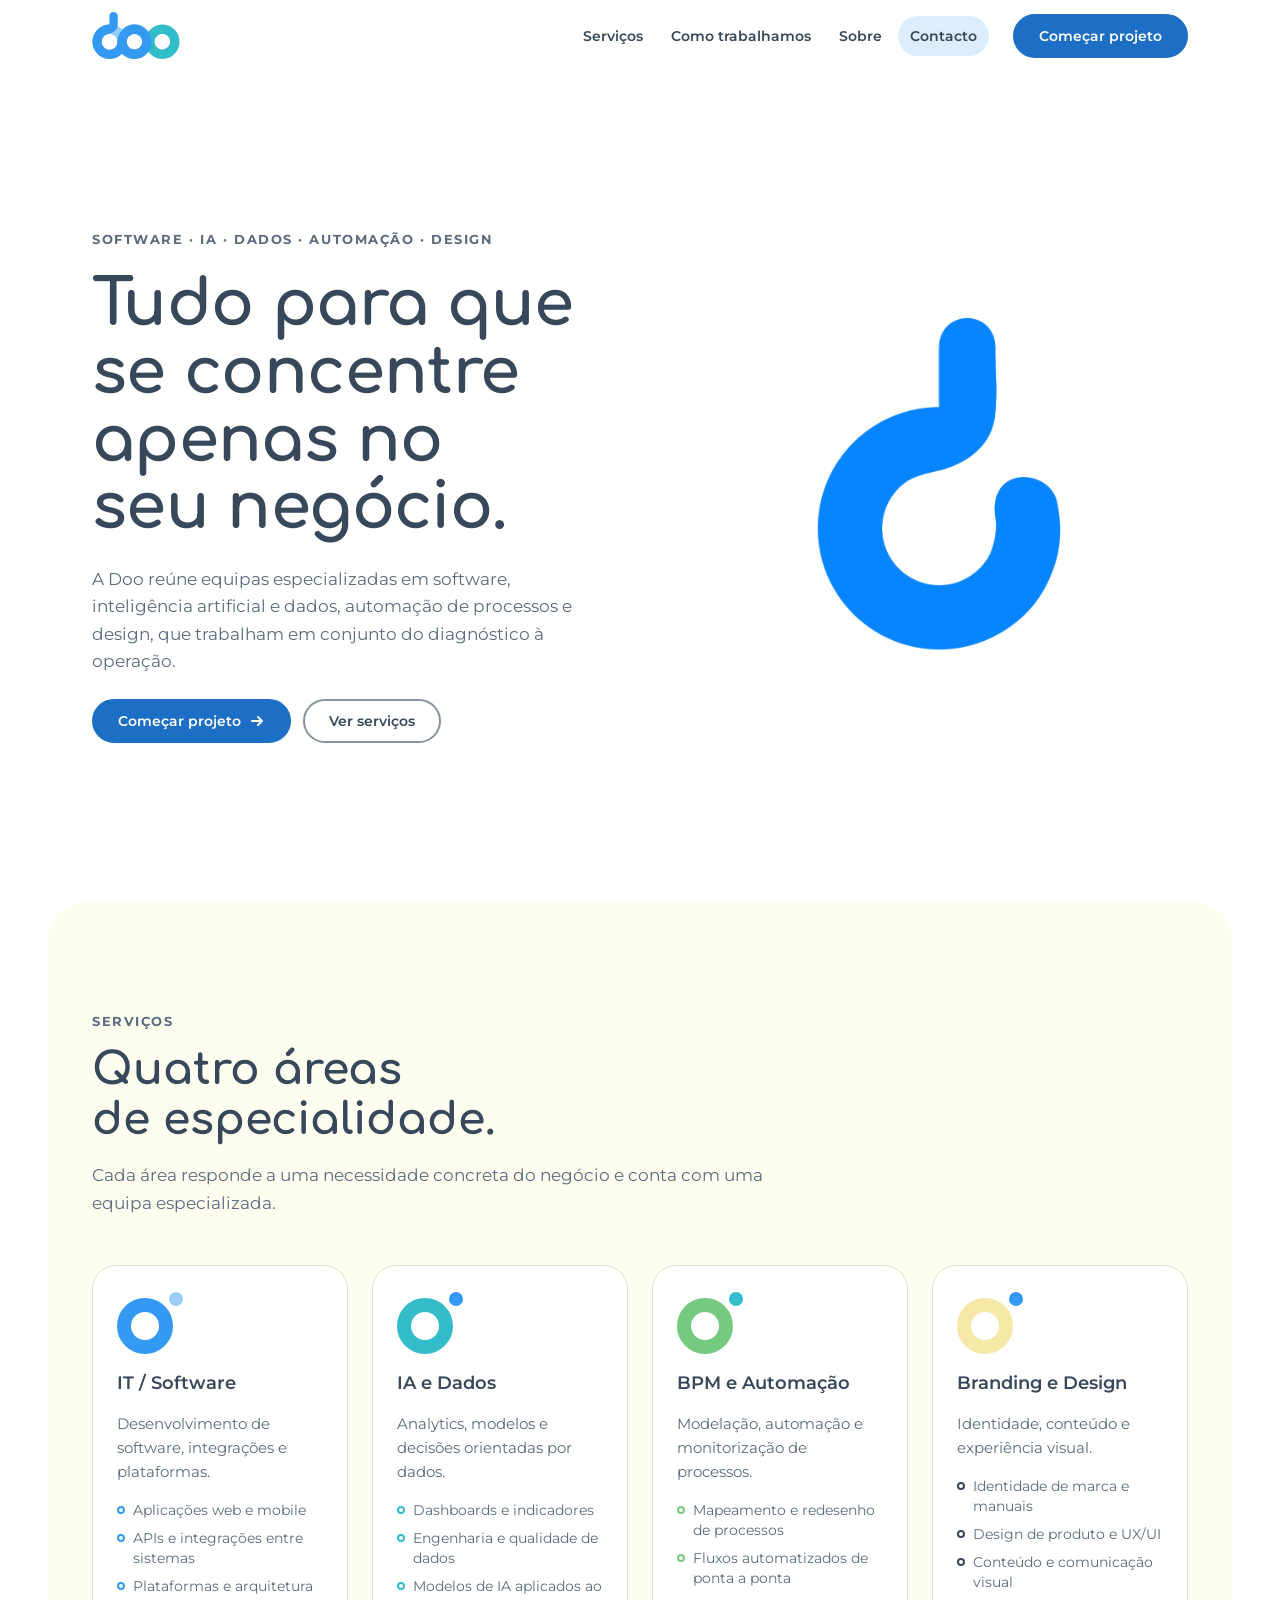
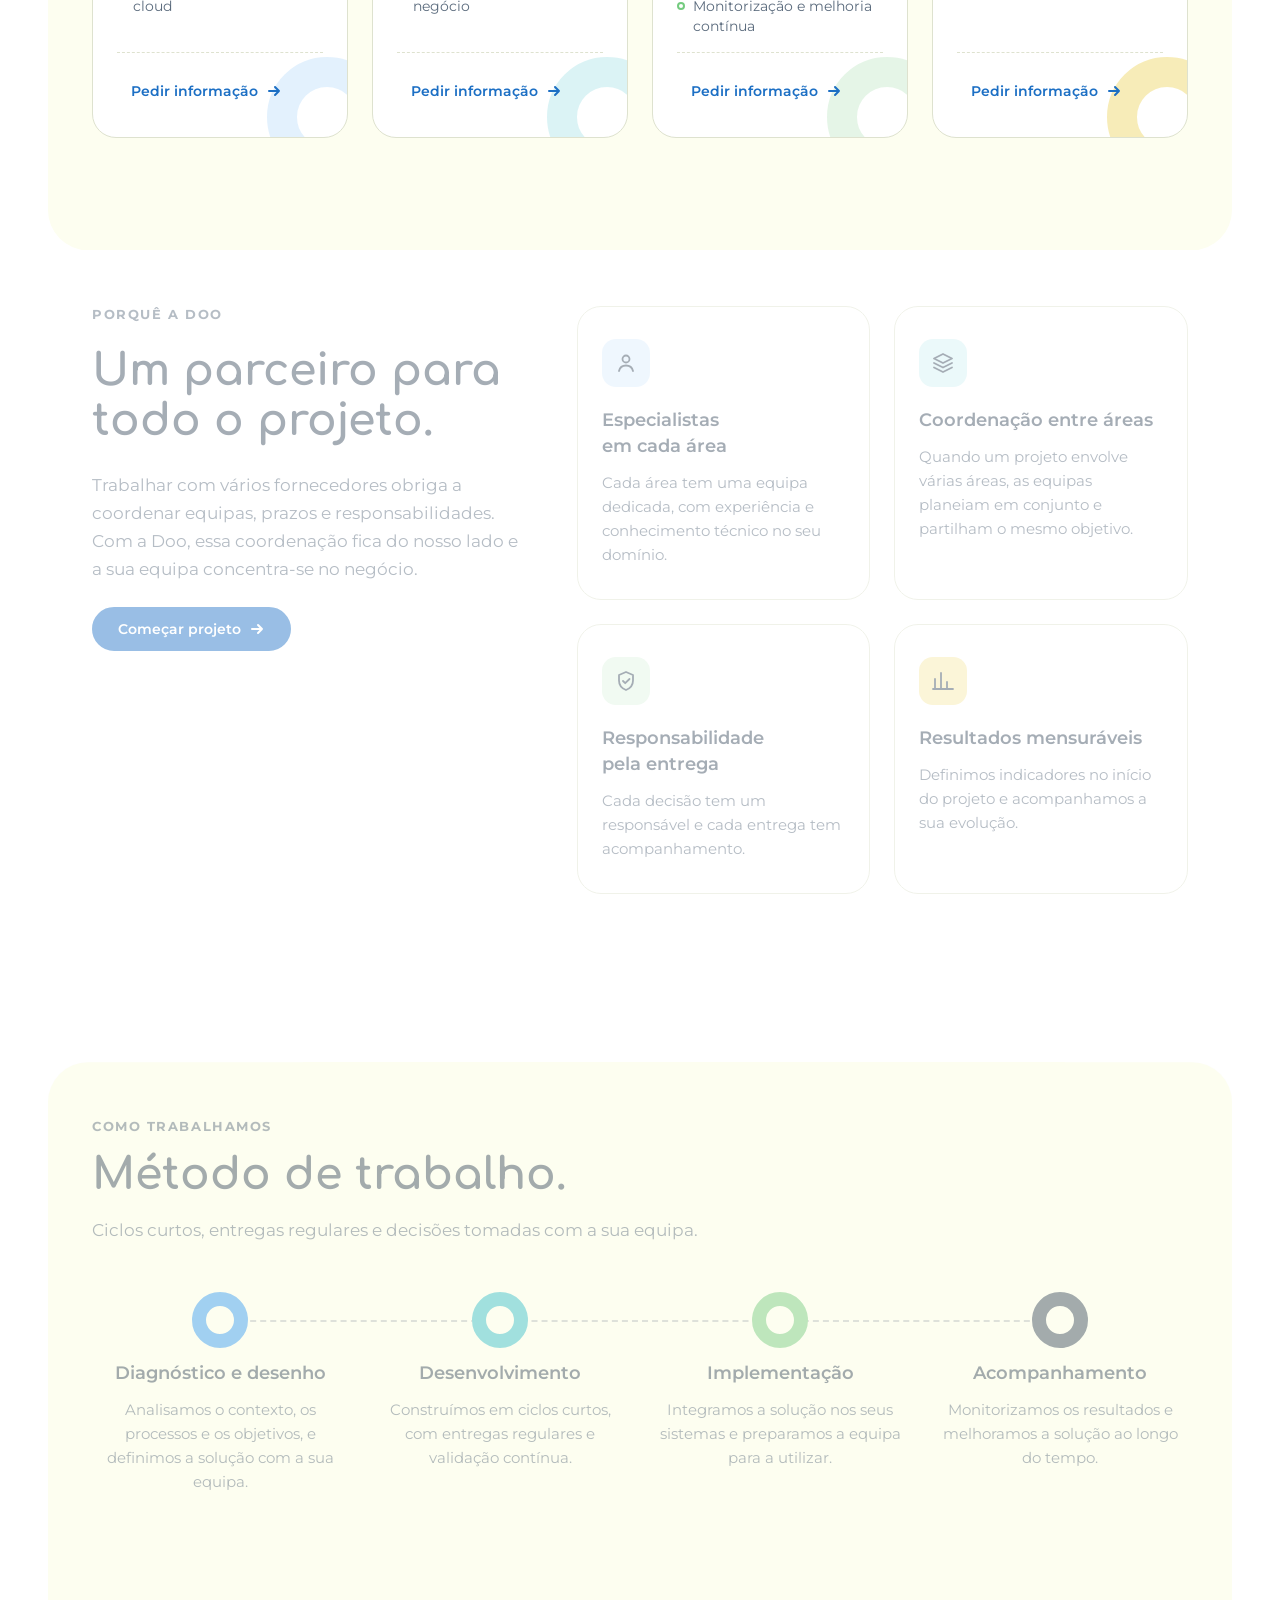
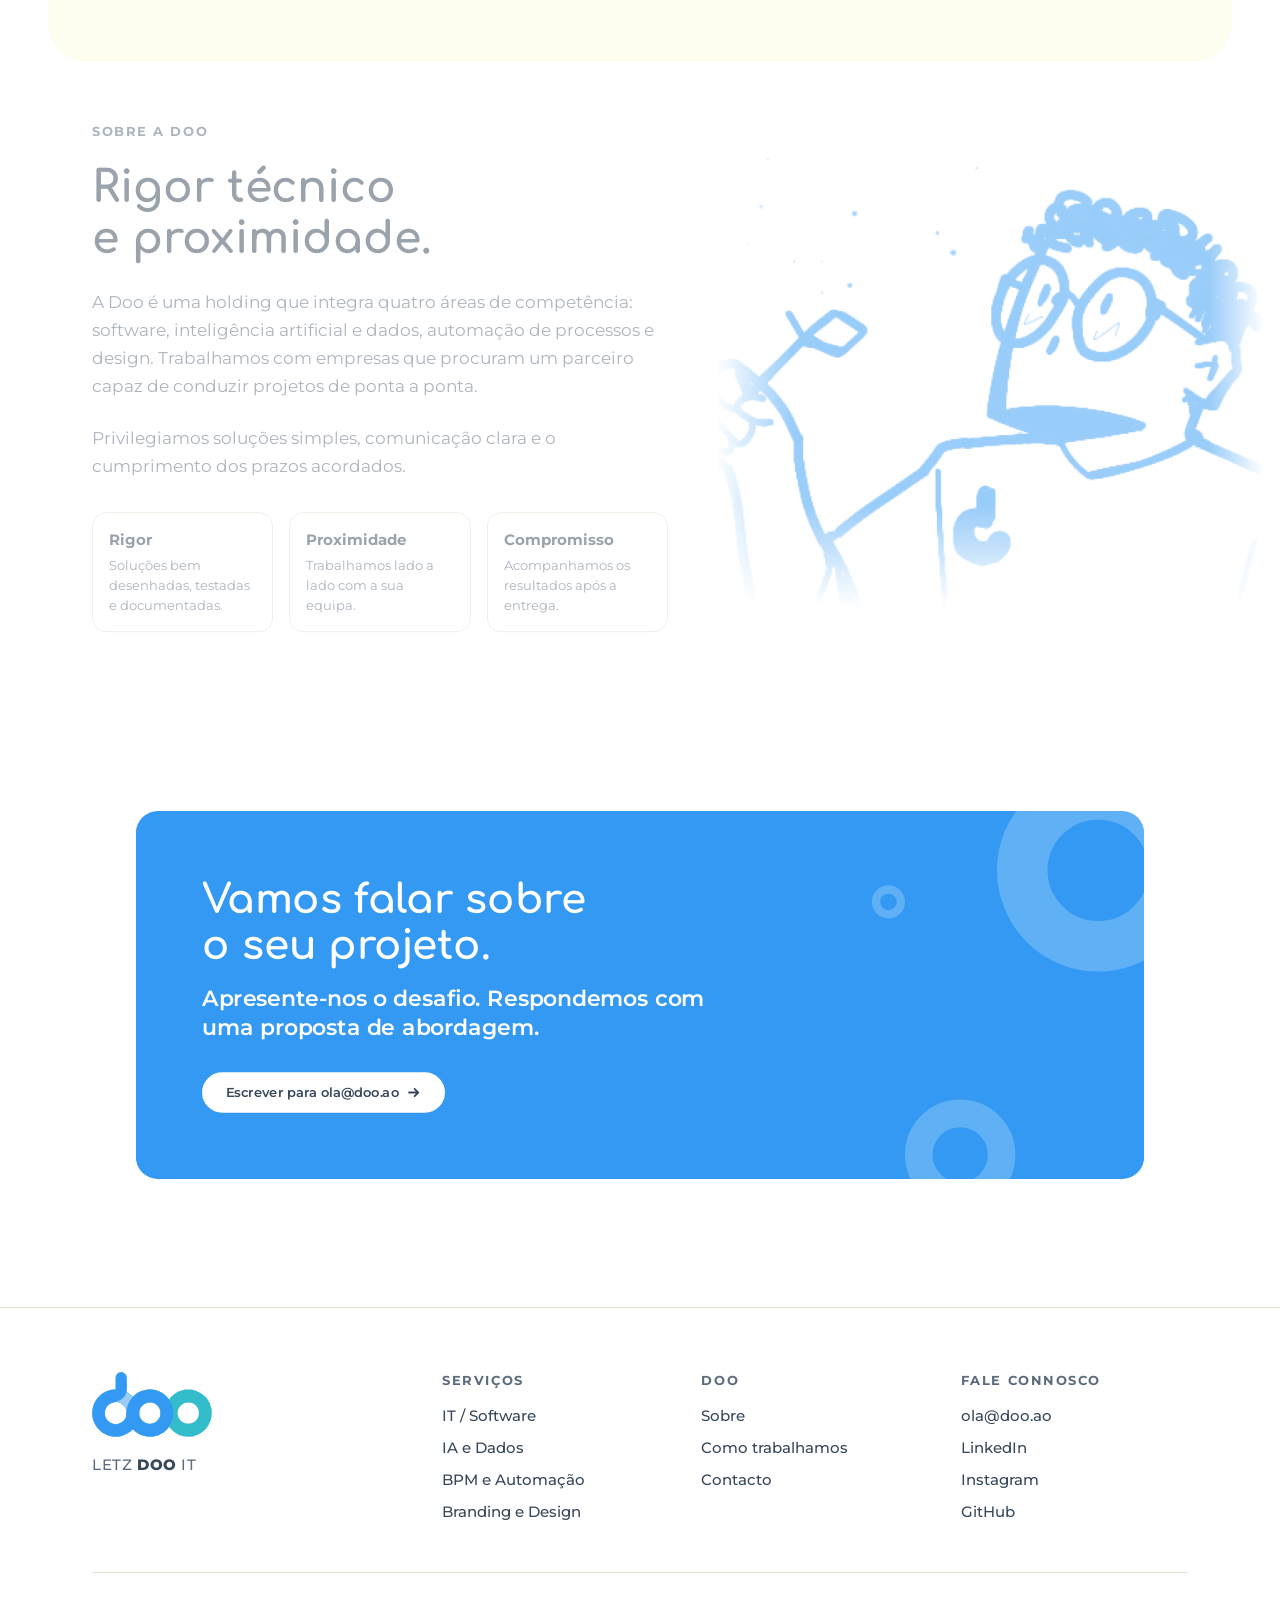
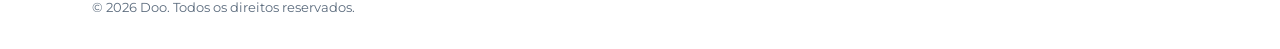
<file: index.html>
<!doctype html>
<html lang="pt-PT" class="no-js">
<head>
  <meta charset="utf-8">
  <meta name="viewport" content="width=device-width, initial-scale=1">
  <title>Doo · Software, IA, dados, automação e design</title>
  <meta name="description" content="A Doo reúne equipas especializadas em software, inteligência artificial e dados, automação de processos e design.">
  <meta name="theme-color" content="#FFFFFF">
  <meta property="og:type" content="website">
  <meta property="og:title" content="Doo · Software, IA, dados, automação e design">
  <meta property="og:description" content="A Doo reúne equipas especializadas em software, inteligência artificial e dados, automação de processos e design.">
  <meta property="og:image" content="assets/img/doo-logo.svg">
  <link rel="icon" href="assets/img/doo-isotipo.svg" type="image/svg+xml">
  <link rel="preconnect" href="https://fonts.googleapis.com">
  <link rel="preconnect" href="https://fonts.gstatic.com" crossorigin>
  <link href="https://fonts.googleapis.com/css2?family=Comfortaa:wght@400;700&family=Montserrat:wght@400;500;600;700;800&display=swap" rel="stylesheet">
  <link rel="stylesheet" href="assets/css/styles.css">
  <script type="application/ld+json">
  {"@context": "https://schema.org", "@type": "Organization", "name": "Doo", "url": "https://doo-tech.github.io/index/",
    "sameAs": ["https://www.linkedin.com/company/doo-tech", "https://www.instagram.com/aodoo_/", "https://github.com/doo-tech"]}
  </script>
  <script>
    document.documentElement.classList.remove('no-js');
  </script>
</head>
<body>
  <a class="skip-link" href="#conteudo">Saltar para o conteúdo</a>

  <header class="site-header" id="topo">
    <div class="container">
      <a class="brand" href="#topo" aria-label="Doo, página inicial"><span class="brand-logo" aria-hidden="true"></span></a>

      <nav class="nav" id="nav" aria-label="Principal">
        <a href="#frentes">Serviços</a>
        <a href="#como-trabalhamos">Como trabalhamos</a>
        <a href="#sobre">Sobre</a>
        <a href="#contacto">Contacto</a>
        <a class="btn" href="#contacto">Começar projeto</a>
      </nav>

      <div class="header-actions">
        <a class="btn" href="#contacto">Começar projeto</a>
        <button class="icon-btn menu-toggle" type="button" aria-controls="nav" aria-expanded="false" aria-label="Abrir menu">
          <svg viewBox="0 0 24 24" fill="none" stroke="currentColor" stroke-width="2" stroke-linecap="round" aria-hidden="true"><path d="M4 7h16M4 12h16M4 17h10"/></svg>
        </button>
      </div>
    </div>
  </header>

  <main id="conteudo">

    <!-- ============ HERO ============ -->
    <section class="hero" aria-labelledby="hero-title">
      <div class="container">
        <div class="hero-copy">
          <p class="eyebrow">Software&nbsp;· IA&nbsp;· Dados&nbsp;· Automação&nbsp;· Design</p>
          <h1 class="display-xl" id="hero-title">Tudo para que se concentre apenas no seu negócio.</h1>
          <p class="body-l">A Doo reúne equipas especializadas em software, inteligência artificial e dados, automação de processos e design, que trabalham em conjunto do diagnóstico à operação.</p>
          <div class="hero-actions">
            <a class="btn" href="#contacto">Começar projeto<svg class="btn-arrow" viewBox="0 0 16 16" fill="none" stroke="currentColor" stroke-width="2" stroke-linecap="round" stroke-linejoin="round" aria-hidden="true"><path d="M3 8h10M9 4l4 4-4 4"/></svg></a>
            <a class="btn btn--ghost" href="#frentes">Ver serviços</a>
          </div>
        </div>

        <div class="hero-art" aria-hidden="true" data-parallax="0.08">
          <img class="isotipo" src="assets/img/doo-isotipo-hero.png" width="589" height="800" alt="">
        </div>
      </div>
    </section>

    <!-- ============ FRENTES ============ -->
    <section class="section section--sunken" id="frentes" aria-labelledby="frentes-title">
      <div class="container">
        <div class="section-head reveal">
          <p class="eyebrow">Serviços</p>
          <h2 class="display-l" id="frentes-title">Quatro áreas de especialidade.</h2>
          <p class="body-l">Cada área responde a uma necessidade concreta do negócio e conta com uma equipa especializada.</p>
        </div>

        <div class="fronts">
          <article class="front tone-blue reveal">
            <div class="front-icon"><span class="ring" style="--c:var(--doo-blue)"></span><span class="dot" style="--c:var(--doo-bubble)"></span></div>
            <h3>IT / Software</h3>
            <p class="muted">Desenvolvimento de software, integrações e plataformas.</p>
            <ul>
              <li>Aplicações web e mobile</li>
              <li>APIs e integrações entre sistemas</li>
              <li>Plataformas e arquitetura cloud</li>
            </ul>
            <div class="front-foot"><a class="btn btn--link" href="mailto:ola@doo.ao?subject=IT%20%2F%20Software">Pedir informação<svg class="btn-arrow" viewBox="0 0 16 16" fill="none" stroke="currentColor" stroke-width="2" stroke-linecap="round" stroke-linejoin="round" aria-hidden="true"><path d="M3 8h10M9 4l4 4-4 4"/></svg></a></div>
          </article>

          <article class="front tone-teal reveal">
            <div class="front-icon"><span class="ring" style="--c:var(--doo-teal)"></span><span class="dot" style="--c:var(--doo-blue)"></span></div>
            <h3>IA e Dados</h3>
            <p class="muted">Analytics, modelos e decisões orientadas por dados.</p>
            <ul>
              <li>Dashboards e indicadores</li>
              <li>Engenharia e qualidade de dados</li>
              <li>Modelos de IA aplicados ao negócio</li>
            </ul>
            <div class="front-foot"><a class="btn btn--link" href="mailto:ola@doo.ao?subject=IA%20e%20Dados">Pedir informação<svg class="btn-arrow" viewBox="0 0 16 16" fill="none" stroke="currentColor" stroke-width="2" stroke-linecap="round" stroke-linejoin="round" aria-hidden="true"><path d="M3 8h10M9 4l4 4-4 4"/></svg></a></div>
          </article>

          <article class="front tone-green reveal">
            <div class="front-icon"><span class="ring" style="--c:var(--doo-green)"></span><span class="dot" style="--c:var(--doo-teal)"></span></div>
            <h3>BPM e Automação</h3>
            <p class="muted">Modelação, automação e monitorização de processos.</p>
            <ul>
              <li>Mapeamento e redesenho de processos</li>
              <li>Fluxos automatizados de ponta a ponta</li>
              <li>Monitorização e melhoria contínua</li>
            </ul>
            <div class="front-foot"><a class="btn btn--link" href="mailto:ola@doo.ao?subject=BPM%20e%20Automa%C3%A7%C3%A3o">Pedir informação<svg class="btn-arrow" viewBox="0 0 16 16" fill="none" stroke="currentColor" stroke-width="2" stroke-linecap="round" stroke-linejoin="round" aria-hidden="true"><path d="M3 8h10M9 4l4 4-4 4"/></svg></a></div>
          </article>

          <article class="front tone-sunny reveal">
            <div class="front-icon"><span class="ring" style="--c:var(--doo-sunny)"></span><span class="dot" style="--c:var(--doo-blue)"></span></div>
            <h3>Branding e Design</h3>
            <p class="muted">Identidade, conteúdo e experiência visual.</p>
            <ul>
              <li>Identidade de marca e manuais</li>
              <li>Design de produto e UX/UI</li>
              <li>Conteúdo e comunicação visual</li>
            </ul>
            <div class="front-foot"><a class="btn btn--link" href="mailto:ola@doo.ao?subject=Branding%20e%20Design">Pedir informação<svg class="btn-arrow" viewBox="0 0 16 16" fill="none" stroke="currentColor" stroke-width="2" stroke-linecap="round" stroke-linejoin="round" aria-hidden="true"><path d="M3 8h10M9 4l4 4-4 4"/></svg></a></div>
          </article>
        </div>
      </div>
    </section>

    <!-- ============ PORQUÊ A DOO ============ -->
    <section class="section" aria-labelledby="casa-title">
      <div class="container why">
        <div class="why-intro reveal">
          <p class="eyebrow">Porquê a Doo</p>
          <h2 class="display-l" id="casa-title">Um parceiro para todo o projeto.</h2>
          <p class="body-l">Trabalhar com vários fornecedores obriga a coordenar equipas, prazos e responsabilidades. Com a Doo, essa coordenação fica do nosso lado e a sua equipa concentra-se no negócio.</p>
          <div><a class="btn" href="#contacto">Começar projeto<svg class="btn-arrow" viewBox="0 0 16 16" fill="none" stroke="currentColor" stroke-width="2" stroke-linecap="round" stroke-linejoin="round" aria-hidden="true"><path d="M3 8h10M9 4l4 4-4 4"/></svg></a></div>
        </div>

        <div class="why-cards">
          <article class="why-card tone-blue reveal">
            <span class="why-icon"><svg viewBox="0 0 24 24" fill="none" stroke="currentColor" stroke-width="1.8" stroke-linecap="round" stroke-linejoin="round" aria-hidden="true"><circle cx="12" cy="8" r="3.5"/><path d="M5 20c.8-3.6 3.6-5.5 7-5.5s6.2 1.9 7 5.5"/></svg></span>
            <h3>Especialistas em cada área</h3>
            <p>Cada área tem uma equipa dedicada, com experiência e conhecimento técnico no seu domínio.</p>
          </article>
          <article class="why-card tone-teal reveal">
            <span class="why-icon"><svg viewBox="0 0 24 24" fill="none" stroke="currentColor" stroke-width="1.8" stroke-linecap="round" stroke-linejoin="round" aria-hidden="true"><path d="M12 3 3 7.5l9 4.5 9-4.5L12 3z"/><path d="m3 12 9 4.5 9-4.5"/><path d="m3 16.5 9 4.5 9-4.5"/></svg></span>
            <h3>Coordenação entre áreas</h3>
            <p>Quando um projeto envolve várias áreas, as equipas planeiam em conjunto e partilham o mesmo objetivo.</p>
          </article>
          <article class="why-card tone-green reveal">
            <span class="why-icon"><svg viewBox="0 0 24 24" fill="none" stroke="currentColor" stroke-width="1.8" stroke-linecap="round" stroke-linejoin="round" aria-hidden="true"><path d="M12 3 5 6v5.5c0 4.3 3 7.9 7 9.5 4-1.6 7-5.2 7-9.5V6l-7-3z"/><path d="m9 12 2.2 2.2L15.5 10"/></svg></span>
            <h3>Responsabilidade pela entrega</h3>
            <p>Cada decisão tem um responsável e cada entrega tem acompanhamento.</p>
          </article>
          <article class="why-card tone-sunny reveal">
            <span class="why-icon"><svg viewBox="0 0 24 24" fill="none" stroke="currentColor" stroke-width="1.8" stroke-linecap="round" stroke-linejoin="round" aria-hidden="true"><path d="M4 20V10M10 20V4M16 20v-7M22 20H2"/></svg></span>
            <h3>Resultados mensuráveis</h3>
            <p>Definimos indicadores no início do projeto e acompanhamos a sua evolução.</p>
          </article>
        </div>
      </div>
    </section>

    <!-- ============ COMO TRABALHAMOS ============ -->
    <section class="section section--sunken" id="como-trabalhamos" aria-labelledby="como-title">
      <div class="container">
        <div class="section-head reveal">
          <p class="eyebrow">Como trabalhamos</p>
          <h2 class="display-l" id="como-title">Método de trabalho.</h2>
          <p class="body-l">Ciclos curtos, entregas regulares e decisões tomadas com a sua equipa.</p>
        </div>

        <ol class="steps">
          <li class="step tone-blue reveal">
            <span class="step-num" aria-hidden="true"></span>
            <h3>Diagnóstico e desenho</h3>
            <p>Analisamos o contexto, os processos e os objetivos, e definimos a solução com a sua equipa.</p>
          </li>
          <li class="step tone-teal reveal">
            <span class="step-num" aria-hidden="true"></span>
            <h3>Desenvolvimento</h3>
            <p>Construímos em ciclos curtos, com entregas regulares e validação contínua.</p>
          </li>
          <li class="step tone-green reveal">
            <span class="step-num" aria-hidden="true"></span>
            <h3>Implementação</h3>
            <p>Integramos a solução nos seus sistemas e preparamos a equipa para a utilizar.</p>
          </li>
          <li class="step tone-sunny reveal">
            <span class="step-num" aria-hidden="true"></span>
            <h3>Acompanhamento</h3>
            <p>Monitorizamos os resultados e melhoramos a solução ao longo do tempo.</p>
          </li>
        </ol>
      </div>
    </section>

    <!-- ============ SOBRE ============ -->
    <section class="section" id="sobre" aria-labelledby="sobre-title">
      <div class="container about">
        <div class="about-copy reveal">
          <p class="eyebrow">Sobre a Doo</p>
          <h2 class="display-l" id="sobre-title">Rigor técnico e proximidade.</h2>
          <p class="body-l">A Doo é uma holding que integra quatro áreas de competência: software, inteligência artificial e dados, automação de processos e design. Trabalhamos com empresas que procuram um parceiro capaz de conduzir projetos de ponta a ponta.</p>
          <p class="body-l">Privilegiamos soluções simples, comunicação clara e o cumprimento dos prazos acordados.</p>
          <div class="values">
            <div class="value">
              <h3>Rigor</h3>
              <p>Soluções bem desenhadas, testadas e documentadas.</p>
            </div>
            <div class="value">
              <h3>Proximidade</h3>
              <p>Trabalhamos lado a lado com a sua equipa.</p>
            </div>
            <div class="value">
              <h3>Compromisso</h3>
              <p>Acompanhamos os resultados após a entrega.</p>
            </div>
          </div>
        </div>

        <figure class="mascot-card reveal" data-bubbles data-origin="22 38" data-palette="blue bubble" data-size="8 30" data-spread="0.05 0.6" data-fill>
          <img src="assets/img/mascote.png" width="623" height="520" alt="Ilustração da mascote da Doo: uma personagem de óculos e cabelo encaracolado a soprar bolhas de sabão, com o símbolo da Doo na camisola." loading="lazy">
          <span class="dot static" aria-hidden="true" style="--d:36px;--c:var(--doo-blue);left:20%;top:10%"></span>
          <span class="dot static" aria-hidden="true" style="--d:20px;--c:var(--doo-blue);left:36%;top:4%"></span>
        </figure>
      </div>
    </section>

    <!-- ============ CTA ============ -->
    <section class="cta" id="contacto" aria-labelledby="cta-title">
      <div class="container">
        <div class="band reveal">
          <span class="ring" aria-hidden="true" data-parallax="0.12" style="--d:220px;right:-60px;top:-70px"></span>
          <span class="ring" aria-hidden="true" data-parallax="-0.08" style="--d:120px;right:140px;bottom:-50px"></span>
          <span class="ring" aria-hidden="true" data-parallax="0.2" style="--d:36px;right:260px;top:40px"></span>
          <h2 class="display-l" id="cta-title">Vamos falar sobre o seu projeto.</h2>
          <p class="band-text">Apresente-nos o desafio. Respondemos com uma proposta de abordagem.</p>
          <div class="hero-actions">
            <a class="btn btn--on-band" href="mailto:ola@doo.ao?subject=Novo%20projeto">Escrever para ola@doo.ao<svg class="btn-arrow" viewBox="0 0 16 16" fill="none" stroke="currentColor" stroke-width="2" stroke-linecap="round" stroke-linejoin="round" aria-hidden="true"><path d="M3 8h10M9 4l4 4-4 4"/></svg></a>
          </div>
        </div>
      </div>
    </section>
  </main>

  <footer class="site-footer">
    <div class="container">
      <div class="footer-grid">
        <div class="footer-brand">
          <img class="footer-logo" src="assets/img/doo-logo.svg" alt="Doo" width="120" height="65">
          <p class="footer-sign">LETZ <b>DOO</b> IT</p>
        </div>
        <div>
          <h2>Serviços</h2>
          <ul>
            <li><a href="#frentes">IT / Software</a></li>
            <li><a href="#frentes">IA e Dados</a></li>
            <li><a href="#frentes">BPM e Automação</a></li>
            <li><a href="#frentes">Branding e Design</a></li>
          </ul>
        </div>
        <div>
          <h2>Doo</h2>
          <ul>
            <li><a href="#sobre">Sobre</a></li>
            <li><a href="#como-trabalhamos">Como trabalhamos</a></li>
            <li><a href="#contacto">Contacto</a></li>
          </ul>
        </div>
        <div>
          <h2>Fale connosco</h2>
          <ul>
            <li><a href="mailto:ola@doo.ao">ola@doo.ao</a></li>
            <li><a href="https://www.linkedin.com/company/doo-tech" rel="noopener">LinkedIn</a></li>
            <li><a href="https://www.instagram.com/aodoo_/" rel="noopener">Instagram</a></li>
            <li><a href="https://github.com/doo-tech" rel="noopener">GitHub</a></li>
          </ul>
        </div>
      </div>
      <div class="footer-bottom">
        <span>© <span data-year>2026</span> Doo. Todos os direitos reservados.</span>
      </div>
    </div>
  </footer>

  <script src="assets/js/main.js" defer></script>
</body>
</html>
</file>
<file: assets/css/styles.css>
/* ==========================================================================
   Doo · site institucional
   Tokens e regras seguem o Manual de Marca v1 (setembro 2026).
   ========================================================================== */

/* ---------- Tokens: paleta oficial ---------- */
:root {
  --doo-blue: #3399F3;
  --doo-teal: #33BDCA;
  --doo-navy: #37485B;
  --doo-green: #74CB7F;
  --doo-cream: #FDFEF0;
  --doo-bubble: #99CCF9;
  --doo-sunny: #F6E8A7;
  --doo-green-shade: #54834E;

  /* Espaço */
  --space-1: 4px;
  --space-2: 8px;
  --space-3: 12px;
  --space-4: 16px;
  --space-6: 24px;
  --space-8: 32px;
  --space-12: 48px;
  --space-16: 64px;

  /* Cantos */
  --radius-sm: 8px;
  --radius-md: 14px;
  --radius-lg: 24px;
  --radius-pill: 999px;

  /* Tipografia */
  --font-sans: "Montserrat", system-ui, -apple-system, "Segoe UI", sans-serif;
  --font-round: "Comfortaa", "Montserrat", system-ui, sans-serif;

  --container: 1160px;

  /* Movimento: saída suave e um pequeno ressalto, como uma bolha */
  --ease-out: cubic-bezier(.22, .8, .24, 1);
  --ease-spring: cubic-bezier(.34, 1.56, .64, 1);
  --gutter: clamp(16px, 4vw, 32px);
}

@media (min-width: 1600px) { :root { --container: 1280px; } }
@media (min-width: 2200px) { :root { --container: 1400px; } }

/* ---------- Tema ---------- */
:root {
  --surface: #FFFFFF;
  --surface-raised: #FFFFFF;
  --surface-sunken: #FDFEF0;
  --line: #DEE2CF;
  --line-strong: #8A94A0;
  --ink: #37485B;
  --ink-muted: #5B6B7D;
  --action: #1C6FC4;
  --on-action: #FFFFFF;
  --action-soft: #DCEEFD;
  --teal-soft: #D3F1F3;
  --green-soft: #DFF3E1;
  --sunny-soft: #F6E8A7;
  --success: #2F7A3A;
  --danger: #B8430F;
  --logo: url("../img/doo-logo.svg");
  --band: var(--doo-blue);
  --on-band: #FFFFFF;
  color-scheme: light;
}


/* ---------- Base ---------- */
*,
*::before,
*::after { box-sizing: border-box; }

html { scroll-behavior: smooth; -webkit-text-size-adjust: 100%; }
@media (prefers-reduced-motion: reduce) {
  html { scroll-behavior: auto; }
  *, *::before, *::after { animation: none !important; transition: none !important; }
}

body {
  margin: 0;
  background: var(--surface);
  color: var(--ink);
  font-family: var(--font-sans);
  font-size: 15px;
  line-height: 24px;
  font-weight: 400;
  -webkit-font-smoothing: antialiased;
  overflow-x: hidden;
}

img, svg { display: block; max-width: 100%; }
a { color: var(--action); text-underline-offset: 3px; }
a:hover { text-decoration-thickness: 2px; }
:focus-visible { outline: 3px solid var(--action); outline-offset: 3px; border-radius: 4px; }

.container { width: 100%; max-width: var(--container); margin-inline: auto; padding-inline: var(--gutter); }
.visually-hidden {
  position: absolute !important; width: 1px; height: 1px; padding: 0; margin: -1px;
  overflow: hidden; clip: rect(0 0 0 0); white-space: nowrap; border: 0;
}
.skip-link {
  position: absolute; left: var(--space-4); top: -60px; z-index: 100;
  background: var(--action); color: var(--on-action); padding: var(--space-2) var(--space-4);
  border-radius: var(--radius-pill); font-weight: 600; text-decoration: none; transition: top .2s;
}
.skip-link:focus { top: var(--space-4); }

/* ---------- Escala tipográfica ---------- */
.display-xl { font-family: var(--font-round); font-size: clamp(44px, 7vw, 64px); line-height: 1.06; font-weight: 700; letter-spacing: -0.01em; margin: 0; }
.display-l  { font-family: var(--font-round); font-size: clamp(32px, 4.6vw, 44px); line-height: 1.14; font-weight: 700; margin: 0; }
.numeral    { font-family: var(--font-round); font-size: 36px; line-height: 40px; font-weight: 700; }
h1, .h1 { font-size: 32px; line-height: 40px; font-weight: 700; margin: 0; }
h2, .h2 { font-size: 24px; line-height: 32px; font-weight: 700; margin: 0; }
h3, .h3 { font-size: 18px; line-height: 26px; font-weight: 600; margin: 0; }
h1, h2, h3, .display-xl, .display-l, .eyebrow { text-wrap: balance; }
.eyebrow { font-size: 13px; line-height: 16px; font-weight: 700; letter-spacing: .12em; text-transform: uppercase; color: var(--ink-muted); margin: 0; }
.body-l { font-size: 17px; line-height: 28px; }
.small  { font-size: 13px; line-height: 20px; font-weight: 500; }
.muted  { color: var(--ink-muted); }
p { margin: 0; }

/* ---------- Botões ---------- */
.btn {
  --_bg: var(--action); --_fg: var(--on-action); --_bd: var(--action);
  display: inline-flex; align-items: center; justify-content: center; gap: var(--space-2);
  min-height: 44px; padding: 0 var(--space-6);
  border-radius: var(--radius-pill); border: 2px solid var(--_bd);
  background: var(--_bg); color: var(--_fg);
  font: 600 14px/20px var(--font-sans); text-decoration: none; cursor: pointer; white-space: nowrap;
  position: relative; overflow: hidden; isolation: isolate;
  transition: transform .25s var(--ease-out), box-shadow .25s var(--ease-out),
              background-color .2s ease, border-color .2s ease, color .2s ease;
}
.btn:hover { --_bg: #1862B0; --_bd: #1862B0; transform: translateY(-2px); box-shadow: 0 10px 22px -12px color-mix(in srgb, var(--action) 80%, transparent); text-decoration: none; }
.btn:active { transform: translateY(0) scale(.97); transition-duration: .08s; }
.btn--ghost { --_bg: transparent; --_fg: var(--ink); --_bd: var(--line-strong); }
.btn--ghost:hover { --_bg: var(--action-soft); --_bd: var(--action); --_fg: var(--ink); box-shadow: none; }
.btn--link { --_bg: transparent; --_fg: var(--action); --_bd: transparent; padding-inline: var(--space-3); }
.btn--link:hover { --_bg: var(--action-soft); --_bd: transparent; box-shadow: none; transform: none; }
.btn-arrow { width: 16px; height: 16px; flex: none; transition: transform .3s var(--ease-spring); }
.btn:hover .btn-arrow { transform: translateX(4px); }
/* Bolha que se expande a partir do ponto de clique */
.btn-bubble {
  position: absolute; z-index: -1; border-radius: 50%; pointer-events: none;
  background: currentColor; opacity: .22; transform: scale(0);
  animation: btn-bubble .6s var(--ease-out) forwards;
}
@keyframes btn-bubble { to { transform: scale(1); opacity: 0; } }
.btn--on-band { --_bg: var(--on-band); --_fg: var(--doo-navy); --_bd: var(--on-band); }
.btn--on-band:hover { --_bg: var(--on-band); --_bd: var(--on-band); box-shadow: 0 12px 24px -12px rgba(22, 60, 110, .45); }

/* ---------- Chips ---------- */
.chip {
  display: inline-flex; align-items: center; gap: var(--space-2);
  padding: var(--space-1) var(--space-3); border-radius: var(--radius-pill);
  font-size: 13px; line-height: 20px; font-weight: 600; color: var(--ink);
  background: var(--_soft, var(--action-soft));
}
.chip::before { content: ""; width: 8px; height: 8px; border-radius: 50%; background: var(--_dot, var(--doo-blue)); }
.tone-blue  { --_soft: var(--action-soft); --_dot: var(--doo-blue); }
.tone-teal  { --_soft: var(--teal-soft);   --_dot: var(--doo-teal); }
.tone-green { --_soft: var(--green-soft);  --_dot: var(--doo-green); }
.tone-sunny { --_soft: var(--sunny-soft);  --_dot: var(--doo-navy); }

/* ---------- Header ---------- */
.site-header {
  position: sticky; top: 0; z-index: 50;
  background: color-mix(in srgb, var(--surface) 88%, transparent);
  backdrop-filter: saturate(1.4) blur(10px);
  -webkit-backdrop-filter: saturate(1.4) blur(10px);
  border-bottom: 1px solid transparent;
  transition: border-color .2s, box-shadow .3s;
}
.site-header.is-scrolled { border-bottom-color: var(--line); box-shadow: 0 8px 24px -20px rgba(55, 72, 91, .4); }

.site-header .container { display: flex; align-items: center; gap: var(--space-6); min-height: 72px; }

.brand { display: inline-flex; align-items: center; text-decoration: none; margin-right: auto; }
.brand-logo {
  display: block; width: 88px; aspect-ratio: 158 / 85;
  background: var(--logo) center / contain no-repeat;
}

.nav { display: flex; align-items: center; gap: var(--space-1); }
.nav a {
  color: var(--ink); text-decoration: none; font-weight: 600; font-size: 14px;
  padding: var(--space-2) var(--space-3); border-radius: var(--radius-pill);
}
.nav a:not(.btn) { transition: background-color .2s ease, color .2s ease; }
.nav a:hover { background: var(--surface-sunken); }
.nav a[aria-current="true"] { background: var(--action-soft); }

.header-actions { display: flex; align-items: center; gap: var(--space-2); }
.icon-btn {
  display: inline-grid; place-items: center; width: 44px; height: 44px;
  border-radius: 50%; border: 1px solid var(--line); background: transparent; color: var(--ink); cursor: pointer;
}
.icon-btn:hover { background: var(--surface-sunken); }
.icon-btn svg { width: 20px; height: 20px; }
.menu-toggle { display: none; }

@media (max-width: 880px) {
  .menu-toggle { display: inline-grid; }
  .header-actions .btn { display: none; }
  .nav {
    position: fixed; inset: 72px 0 auto 0; flex-direction: column; align-items: stretch; gap: 0;
    padding: var(--space-4) var(--gutter) var(--space-8);
    background: var(--surface); border-bottom: 1px solid var(--line);
    transform: translateY(-8px); opacity: 0; visibility: hidden;
    transition: opacity .2s, transform .2s, visibility .2s;
  }
  .nav.is-open { transform: none; opacity: 1; visibility: visible; }
  .nav a { font-size: 17px; padding: var(--space-4); border-radius: var(--radius-md); }
  .nav .btn { display: inline-flex; margin-top: var(--space-4); color: var(--on-action); }
  .nav .btn:hover { background: var(--action); }
}
@media (min-width: 881px) { .nav .btn { display: none; } }

/* ---------- Secções ---------- */
.section { padding-block: clamp(64px, 10vw, 112px); position: relative; }
.section--sunken { background: var(--surface-sunken); }
.section-head { display: grid; gap: var(--space-4); max-width: 680px; margin-bottom: var(--space-12); }
.section-head .body-l { color: var(--ink-muted); }

/* ---------- Hero ---------- */
/* O topo ocupa o ecrã visível (menos o cabeçalho) e cabe sem scroll */
.hero {
  min-height: calc(100vh - 72px); min-height: calc(100svh - 72px);
  display: flex; align-items: center;
  padding-block: clamp(24px, 6vh, 72px); overflow: hidden;
}
.hero .container { width: 100%; }
.hero .display-xl { font-size: clamp(32px, min(5.4vw, 8.2vh), 64px); }
.hero-copy .body-l { font-size: clamp(15px, 2.2vh, 17px); line-height: 1.6; }
.hero .container { display: grid; grid-template-columns: 1.05fr .95fr; gap: var(--space-12); align-items: center; }
.hero-copy { display: grid; gap: clamp(12px, 3vh, 24px); position: relative; z-index: 1; }
.hero-copy .body-l { max-width: 520px; color: var(--ink-muted); }
.hero-actions { display: flex; flex-wrap: wrap; gap: var(--space-3); }

.hero-art { position: relative; aspect-ratio: 1 / 1; max-width: min(520px, 62vh); width: 100%; justify-self: end; }
.hero-art .isotipo {
  position: absolute; left: 50%; top: 50%; transform: translate(-50%, -50%);
  height: 68%; width: auto; max-width: none;
}
.hero-copy > * { animation: rise .9s var(--ease-out) both; }
.hero-copy > :nth-child(2) { animation-delay: .08s; }
.hero-copy > :nth-child(3) { animation-delay: .16s; }
.hero-copy > :nth-child(4) { animation-delay: .24s; }
@keyframes rise { from { opacity: 0; translate: 0 20px; } }

/* Motivo: anéis-bolha — traço ≈ ¼ do diâmetro */
.ring {
  position: absolute; border-radius: 50%;
  border: calc(var(--d) / 4) solid var(--c, var(--doo-blue));
  width: var(--d); height: var(--d);
  opacity: var(--o, 1);
}
.dot { position: absolute; border-radius: 50%; background: var(--c, var(--doo-blue)); width: var(--d); height: var(--d); }
/* Bolhas animadas (main.js). Sem JS ou com movimento reduzido ficam os anéis estáticos. */
[data-bubbles].bubbles-live > .static { display: none; }
.bubble {
  position: absolute; left: 0; top: 0; border-radius: 50%; pointer-events: none;
  border: solid var(--c); will-change: transform, opacity;
}

/* Ecrãs menores (telemóveis e tablets na vertical, telemóveis deitados): sem isotipo.
   O logótipo do cabeçalho basta; o texto ocupa a largura e fica centrado na altura. */
@media (orientation: portrait) and (max-width: 1100px), (max-width: 880px), (orientation: landscape) and (max-height: 500px) {
  .hero-art { display: none; }
  .hero .container { display: block; }
  .hero-copy { gap: clamp(12px, 2.4vh, 28px); }
}
@media (orientation: portrait) and (max-width: 1100px) {
  .hero { padding-block: clamp(24px, 5vh, 64px); }
  .hero .display-xl { font-size: clamp(34px, 10vw, 76px); line-height: 1.04; }
  .hero-copy .body-l { font-size: clamp(16px, 2.4vw, 20px); line-height: 1.6; max-width: 34em; }
}
@media (max-width: 480px) {
  .hero .hero-actions { flex-wrap: nowrap; }
  .hero .hero-actions .btn { flex: 1 1 auto; padding-inline: var(--space-3); gap: 6px; }
}
@media (max-width: 340px) {
  .hero .hero-actions { flex-direction: column; }
  .hero .hero-actions .btn { width: 100%; }
}
/* Telemóveis muito baixos em retrato: título um pouco menor */
@media (orientation: portrait) and (max-height: 600px) {
  .hero .display-xl { font-size: clamp(28px, 9vw, 34px); }
}
/* Telemóvel deitado: pouca altura, texto compacto */
@media (orientation: landscape) and (max-height: 500px) {
  .hero { padding-block: var(--space-4); }
  .hero .eyebrow { display: none; }
  .hero .display-xl { font-size: clamp(26px, 7.5vh, 36px); }
  .hero-copy { gap: var(--space-3); }
  .hero-copy .body-l { font-size: 15px; line-height: 1.55; max-width: 620px; }
}

/* ---------- Frentes (serviços) ---------- */
.fronts { display: grid; grid-template-columns: repeat(4, 1fr); gap: var(--space-6); }
.front {
  position: relative; display: flex; flex-direction: column; gap: var(--space-4);
  padding: var(--space-8) var(--space-6) var(--space-6);
  background: var(--surface-raised); border: 1px solid var(--line); border-radius: var(--radius-lg);
  overflow: hidden;
}
.front:hover { transform: translateY(-6px); border-color: var(--line-strong); box-shadow: 0 22px 40px -30px rgba(55, 72, 91, .45); }
.front-icon .ring, .front-icon .dot { transition: transform .45s var(--ease-spring); }
.front:hover .front-icon .ring { transform: scale(1.1); }
.front:hover .front-icon .dot { transform: translate(5px, -5px) scale(1.25); }
.front-icon { position: relative; width: 56px; height: 56px; }
.front-icon .ring { --d: 56px; inset: 0; }
.front-icon .dot { --d: 14px; right: -10px; top: -6px; }
.front ul { margin: 0; padding: 0; list-style: none; display: grid; gap: var(--space-2); }
.front li { display: flex; gap: var(--space-2); font-size: 14px; line-height: 20px; color: var(--ink-muted); }
.front li::before {
  content: ""; flex: none; width: 8px; height: 8px; margin-top: 6px; border-radius: 50%;
  border: 2px solid var(--_dot);
}
.front .front-foot { margin-top: auto; padding-top: var(--space-4); border-top: 1px dashed var(--line); }
.front::after {
  content: ""; position: absolute; right: -40px; bottom: -40px; width: 120px; height: 120px;
  border-radius: 50%; border: 30px solid var(--_soft); opacity: .8; pointer-events: none;
  transition: transform .6s var(--ease-out);
}
.front:hover::after { transform: scale(1.3); }
.front > * { position: relative; z-index: 1; }
@media (max-width: 1040px) { .fronts { grid-template-columns: repeat(2, 1fr); } }
@media (max-width: 540px)  { .fronts { grid-template-columns: 1fr; } }

/* ---------- Manifesto / numa só casa ---------- */
.why { display: grid; grid-template-columns: 5fr 7fr; gap: var(--space-12); align-items: start; }
.why-intro { display: grid; gap: var(--space-6); position: sticky; top: calc(env(safe-area-inset-top, 0px) + 112px); }
@media (max-height: 640px) { .why-intro { position: static; } }
.why-intro .body-l { color: var(--ink-muted); }
.why-cards { display: grid; grid-template-columns: 1fr 1fr; gap: var(--space-6); }
.why-card {
  display: grid; gap: var(--space-3); align-content: start;
  padding: var(--space-8) var(--space-6);
  background: var(--surface-raised); border: 1px solid var(--line); border-radius: var(--radius-lg);
}
.why-card:hover { border-color: var(--line-strong); transform: translateY(-4px); box-shadow: 0 20px 36px -30px rgba(55, 72, 91, .45); }
.why-card p { color: var(--ink-muted); }
.why-icon {
  display: grid; place-items: center; width: 48px; height: 48px; margin-bottom: var(--space-2);
  border-radius: var(--radius-md); background: var(--_soft); color: var(--ink);
  transition: transform .45s var(--ease-spring), border-radius .45s var(--ease-out);
}
.why-icon svg { width: 24px; height: 24px; }
.why-card:hover .why-icon { transform: scale(1.08); border-radius: 50%; }
@media (max-width: 960px) {
  .why { grid-template-columns: 1fr; gap: var(--space-8); }
  .why-intro { position: static; }
}
@media (max-width: 560px) { .why-cards { grid-template-columns: 1fr; gap: var(--space-4); } }

/* ---------- Como trabalhamos ---------- */
.steps { display: grid; grid-template-columns: repeat(4, 1fr); gap: var(--space-6); list-style: none; margin: 0; padding: 0; position: relative; }
.steps::before {
  /* do centro do primeiro círculo ao centro do último */
  content: ""; position: absolute; left: calc((100% - 3 * var(--space-6)) / 8); right: calc((100% - 3 * var(--space-6)) / 8); top: 28px; height: 0;
  border-top: 2px dashed var(--line-strong); opacity: .6;
  transform: scaleX(0); transform-origin: left; transition: transform 1.2s var(--ease-out) .2s;
}
.steps.is-drawn::before, .no-js .steps::before { transform: scaleX(1); }
.step { position: relative; display: grid; gap: var(--space-3); align-content: start; justify-items: center; text-align: center; }
.step-num {
  width: 56px; height: 56px; border-radius: 50%;
  display: grid; place-items: center; background: var(--surface);
  border: 14px solid var(--_dot); position: relative;
  scale: .5; opacity: 0;
  transition: scale .7s var(--ease-spring) calc(var(--delay, 0s) + .15s), opacity .3s ease calc(var(--delay, 0s) + .15s);
}
.step.is-visible .step-num, .no-js .step-num { scale: 1; opacity: 1; }
.section--sunken .step-num { background: var(--surface-sunken); }
.step p { color: var(--ink-muted); max-width: 32ch; }
@media (max-width: 880px) {
  .steps { grid-template-columns: 1fr 1fr; row-gap: var(--space-12); }
  .steps::before { display: none; }
}
@media (max-width: 520px) { .steps { grid-template-columns: 1fr; } }

/* ---------- Mascote / sobre ---------- */
.about { display: grid; grid-template-columns: 1.1fr .9fr; gap: var(--space-12); align-items: center; }
/* Mascote sem fundo: as bordas onde o desenho foi cortado desvanecem-se */
.mascot-card { position: relative; aspect-ratio: 623 / 520; max-width: 100%; margin: 0; }
/* Mascote maior: cresce para a margem livre à direita, sem tirar largura ao texto
   e sem passar o limite do ecrã (as bordas continuam a desvanecer) */
@media (min-width: 881px) {
  .about .mascot-card {
    width: calc(100% + min(40%, (100vw - min(100vw, var(--container))) / 2 + var(--gutter) - 16px));
    max-width: none; justify-self: start;
  }
}
@media (max-width: 880px) {
  .about .mascot-card { width: calc(100% + 2 * var(--gutter)); max-width: none; margin-inline: calc(var(--gutter) * -1); }
}
.mascot-card img {
  width: 100%; height: 100%; object-fit: contain;
  -webkit-mask-image: linear-gradient(to top, transparent 0, #000 22%), linear-gradient(to right, transparent 0, #000 14%, #000 90%, transparent 100%);
  -webkit-mask-composite: source-in;
  mask-image: linear-gradient(to top, transparent 0, #000 22%), linear-gradient(to right, transparent 0, #000 14%, #000 90%, transparent 100%);
  mask-composite: intersect;
}
.mascot-card .ring { z-index: 1; }
.about-copy { display: grid; gap: var(--space-6); }
.about-copy .body-l { color: var(--ink-muted); }
.values { display: grid; grid-template-columns: repeat(3, 1fr); gap: var(--space-4); margin-top: var(--space-2); }
.value {
  padding: var(--space-4); border-radius: var(--radius-md); background: var(--surface-raised); border: 1px solid var(--line);
  display: grid; gap: var(--space-1);
}
.value { transition: border-color .25s ease, transform .35s var(--ease-out); }
.value:hover { border-color: var(--line-strong); transform: translateY(-2px); }
.value h3 { font-size: 15px; line-height: 22px; font-weight: 700; }
.value p { font-size: 13px; line-height: 20px; color: var(--ink-muted); }
@media (max-width: 880px) { .about { grid-template-columns: 1fr; } }
@media (max-width: 560px) { .values { grid-template-columns: 1fr; } }

/* ---------- Faixa CTA ---------- */
.cta { padding-block: 0 clamp(64px, 10vw, 112px); }
.band { background: var(--band); color: var(--on-band); border-radius: var(--radius-lg); position: relative; overflow: hidden; padding: clamp(40px, 7vw, 72px); }
.band .display-l { max-width: 640px; }
/* Branco sobre azul Doo só a 24px ou mais */
.band .band-text { font-size: 24px; line-height: 32px; font-weight: 600; max-width: 560px; margin-top: var(--space-4); }
.band .hero-actions { margin-top: var(--space-8); }
@media (max-width: 560px) {
  .band { padding: var(--space-8) var(--space-6); }
  .band .hero-actions { margin-top: var(--space-6); }
  .band .btn { width: 100%; }
  .band .ring:first-of-type { --d: 150px !important; }
}
@media (max-width: 700px) { .band .ring:nth-of-type(3) { display: none; } }
@media (max-width: 360px) {
  .band { padding-inline: var(--space-5, 20px); }
  .band .btn { font-size: 13px; padding-inline: 14px; gap: 6px; }
}
.band .ring { --c: rgba(255, 255, 255, .22); }
.band > *:not(.ring) { position: relative; z-index: 1; }

/* ---------- Rodapé ---------- */
.site-footer { border-top: 1px solid var(--line); background: var(--surface); color: var(--ink); padding-block: var(--space-16) var(--space-8); }
.footer-grid { display: grid; grid-template-columns: 1.4fr 1fr 1fr 1fr; gap: var(--space-8); }
.footer-grid h2 { font-size: 13px; line-height: 16px; letter-spacing: .12em; text-transform: uppercase; color: var(--ink-muted); margin-bottom: var(--space-4); }
.footer-grid ul { list-style: none; margin: 0; padding: 0; display: grid; gap: var(--space-2); }
.footer-grid ul a { color: var(--ink); text-decoration: none; font-weight: 500; }
.footer-grid ul a:hover { color: var(--action); text-decoration: underline; }
.footer-logo { width: 120px; aspect-ratio: 158 / 85; }
.footer-sign { margin-top: var(--space-4); font-weight: 500; letter-spacing: .04em; color: var(--ink-muted); }
.footer-sign b { color: var(--ink); font-weight: 800; }
.footer-bottom {
  display: flex; flex-wrap: wrap; justify-content: space-between; gap: var(--space-4);
  margin-top: var(--space-12); padding-top: var(--space-6); border-top: 1px solid var(--line);
  color: var(--ink-muted); font-size: 13px; line-height: 20px;
}
@media (max-width: 880px) { .footer-grid { grid-template-columns: 1fr 1fr; } .footer-brand { grid-column: 1 / -1; } }
@media (max-width: 560px) { .footer-grid > div:last-child { grid-column: 1 / -1; } }

/* ---------- Reveal on scroll ---------- */
.reveal {
  opacity: 0; translate: 0 28px;
  transition: opacity .8s var(--ease-out) var(--delay, 0s), translate .8s var(--ease-out) var(--delay, 0s),
              transform .35s var(--ease-out), border-color .25s ease, box-shadow .35s var(--ease-out);
}
.reveal.is-visible, .no-js .reveal { opacity: 1; translate: none; }

/* ---------- Cenas: cada secção anima ao entrar e cede o lugar à seguinte ---------- */
/* Títulos palavra a palavra, a subir por detrás de uma máscara */
.split .w { display: inline-block; overflow: hidden; vertical-align: top; padding-bottom: .12em; margin-bottom: -.12em; }
.split .w > span {
  display: inline-block; translate: 0 105%;
  transition: translate .95s var(--ease-out) calc(var(--delay, 0s) + var(--wi, 0) * 45ms);
}
.is-visible .split .w > span, .split.is-visible .w > span { translate: none; }
/* Secções creme: começam como um cartão arredondado e abrem até à largura total */
.scene-js .section--sunken { clip-path: inset(0 var(--inset, 0px) round var(--round, 0px)); }
.scene-js .band { scale: var(--grow, 1); }

/* ---------- 404 ---------- */
.notfound { min-height: calc(100vh - 72px); display: grid; align-items: center; padding-block: var(--space-12); }
.notfound .container { display: grid; grid-template-columns: 1fr 1fr; gap: var(--space-12); align-items: center; }
.notfound-copy { display: grid; gap: var(--space-6); }
@media (max-width: 880px) { .notfound .container { grid-template-columns: 1fr; } }
</file>
